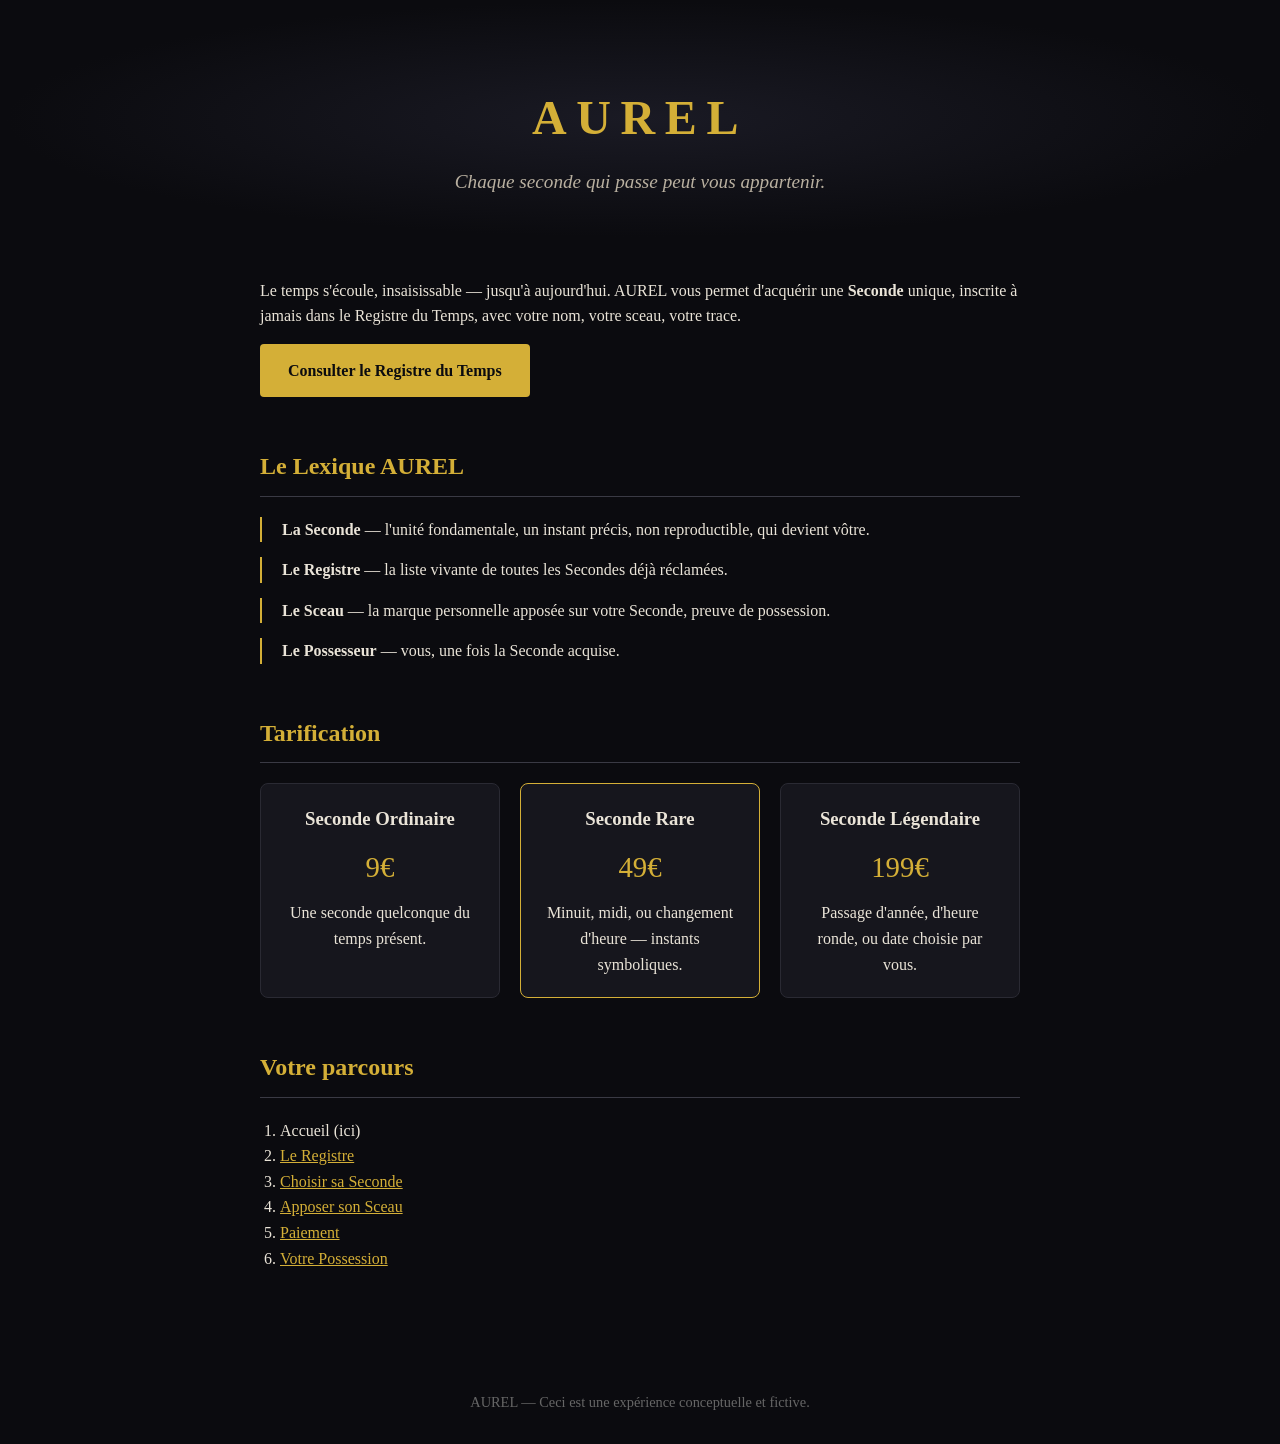
<file: index.html>
<!DOCTYPE html>
<html lang="fr">
<head>
<meta charset="UTF-8">
<meta name="viewport" content="width=device-width, initial-scale=1.0">
<title>AUREL — Chaque seconde a un propriétaire</title>
<link rel="stylesheet" href="style.css">
</head>
<body>
<header class="hero">
  <h1>AUREL</h1>
  <p class="tagline">Chaque seconde qui passe peut vous appartenir.</p>
</header>

<main>
  <section class="intro">
    <p>Le temps s'écoule, insaisissable — jusqu'à aujourd'hui. AUREL vous permet d'acquérir une <strong>Seconde</strong> unique, inscrite à jamais dans le Registre du Temps, avec votre nom, votre sceau, votre trace.</p>
    <a href="registre.html" class="cta">Consulter le Registre du Temps</a>
  </section>

  <section class="lexique">
    <h2>Le Lexique AUREL</h2>
    <ul>
      <li><strong>La Seconde</strong> — l'unité fondamentale, un instant précis, non reproductible, qui devient vôtre.</li>
      <li><strong>Le Registre</strong> — la liste vivante de toutes les Secondes déjà réclamées.</li>
      <li><strong>Le Sceau</strong> — la marque personnelle apposée sur votre Seconde, preuve de possession.</li>
      <li><strong>Le Possesseur</strong> — vous, une fois la Seconde acquise.</li>
    </ul>
  </section>

  <section class="pricing">
    <h2>Tarification</h2>
    <div class="cards">
      <div class="card"><h3>Seconde Ordinaire</h3><p class="price">9€</p><p>Une seconde quelconque du temps présent.</p></div>
      <div class="card featured"><h3>Seconde Rare</h3><p class="price">49€</p><p>Minuit, midi, ou changement d'heure — instants symboliques.</p></div>
      <div class="card"><h3>Seconde Légendaire</h3><p class="price">199€</p><p>Passage d'année, d'heure ronde, ou date choisie par vous.</p></div>
    </div>
  </section>

  <section class="parcours">
    <h2>Votre parcours</h2>
    <ol>
      <li>Accueil (ici)</li>
      <li><a href="registre.html">Le Registre</a></li>
      <li><a href="choix.html">Choisir sa Seconde</a></li>
      <li><a href="sceau.html">Apposer son Sceau</a></li>
      <li><a href="paiement.html">Paiement</a></li>
      <li><a href="possession.html">Votre Possession</a></li>
    </ol>
  </section>
</main>

<footer><p>AUREL — Ceci est une expérience conceptuelle et fictive.</p></footer>
</body>
</html>
</file>
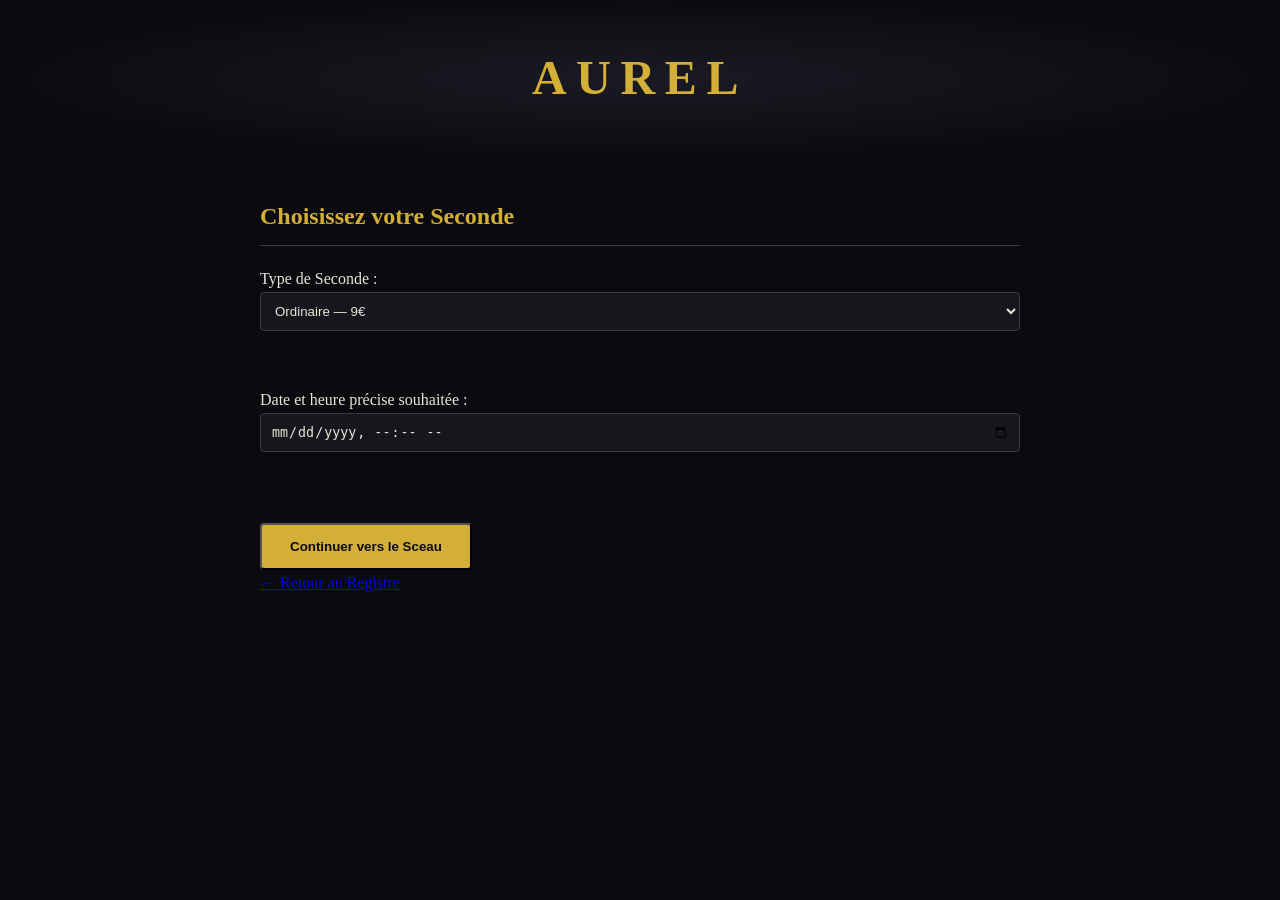
<file: choix.html>
<!DOCTYPE html>
<html lang="fr"><head><meta charset="UTF-8"><meta name="viewport" content="width=device-width, initial-scale=1.0"><title>Choisir sa Seconde — AUREL</title><link rel="stylesheet" href="style.css"></head>
<body>
<header class="hero small"><h1>AUREL</h1></header>
<main>
<h2>Choisissez votre Seconde</h2>
<form action="sceau.html" method="get">
  <label>Type de Seconde :
    <select name="type">
      <option value="ordinaire">Ordinaire — 9€</option>
      <option value="rare">Rare — 49€</option>
      <option value="legendaire">Légendaire — 199€</option>
    </select>
  </label><br><br>
  <label>Date et heure précise souhaitée :
    <input type="datetime-local" name="instant" required>
  </label><br><br>
  <button type="submit" class="cta">Continuer vers le Sceau</button>
</form>
<p><a href="registre.html">← Retour au Registre</a></p>
</main>
</body></html>
</file>
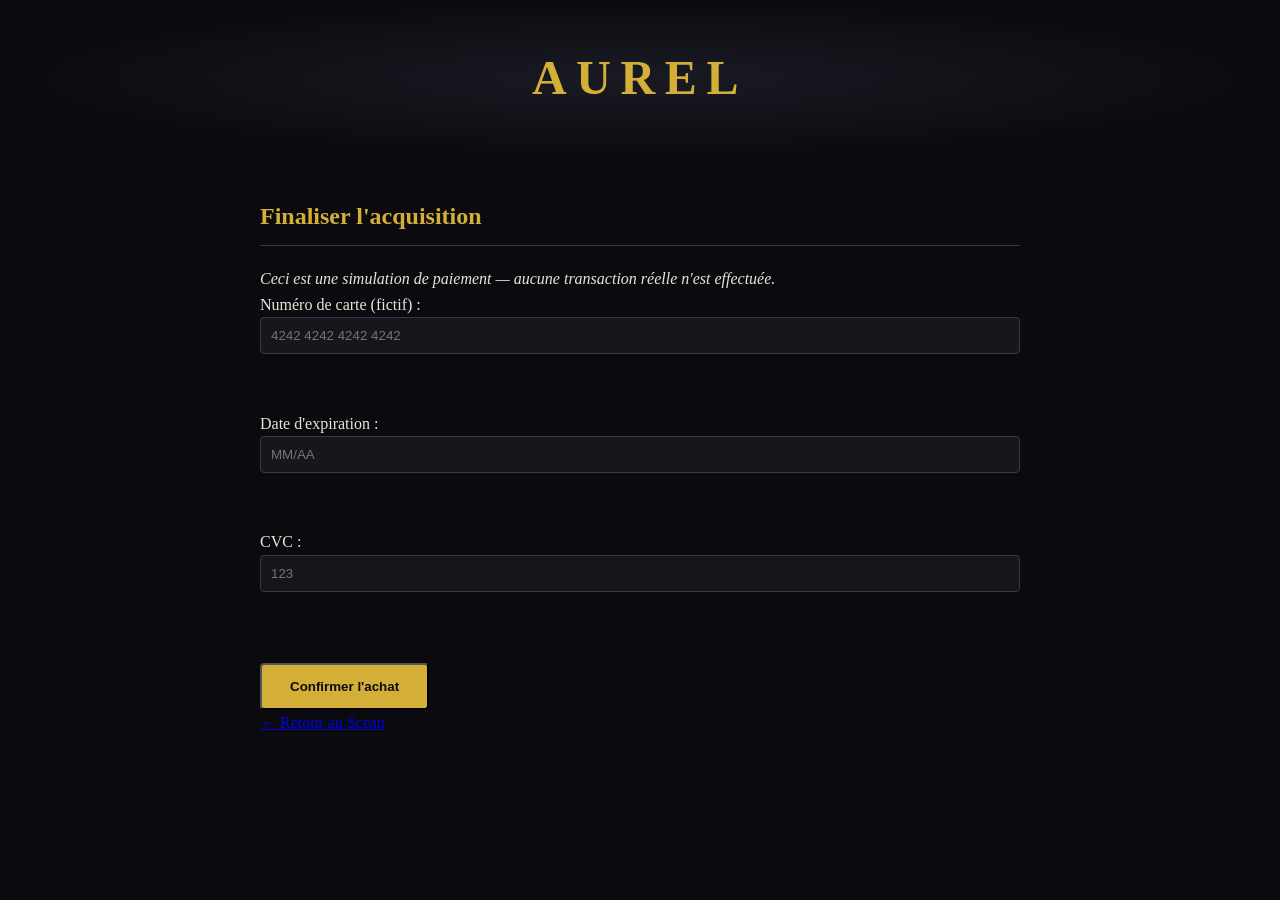
<file: paiement.html>
<!DOCTYPE html>
<html lang="fr"><head><meta charset="UTF-8"><meta name="viewport" content="width=device-width, initial-scale=1.0"><title>Paiement — AUREL</title><link rel="stylesheet" href="style.css"></head>
<body>
<header class="hero small"><h1>AUREL</h1></header>
<main>
<h2>Finaliser l'acquisition</h2>
<p><em>Ceci est une simulation de paiement — aucune transaction réelle n'est effectuée.</em></p>
<form action="possession.html" method="get">
  <label>Numéro de carte (fictif) : <input type="text" placeholder="4242 4242 4242 4242"></label><br><br>
  <label>Date d'expiration : <input type="text" placeholder="MM/AA"></label><br><br>
  <label>CVC : <input type="text" placeholder="123"></label><br><br>
  <button type="submit" class="cta">Confirmer l'achat</button>
</form>
<p><a href="sceau.html">← Retour au Sceau</a></p>
</main>
</body></html>
</file>
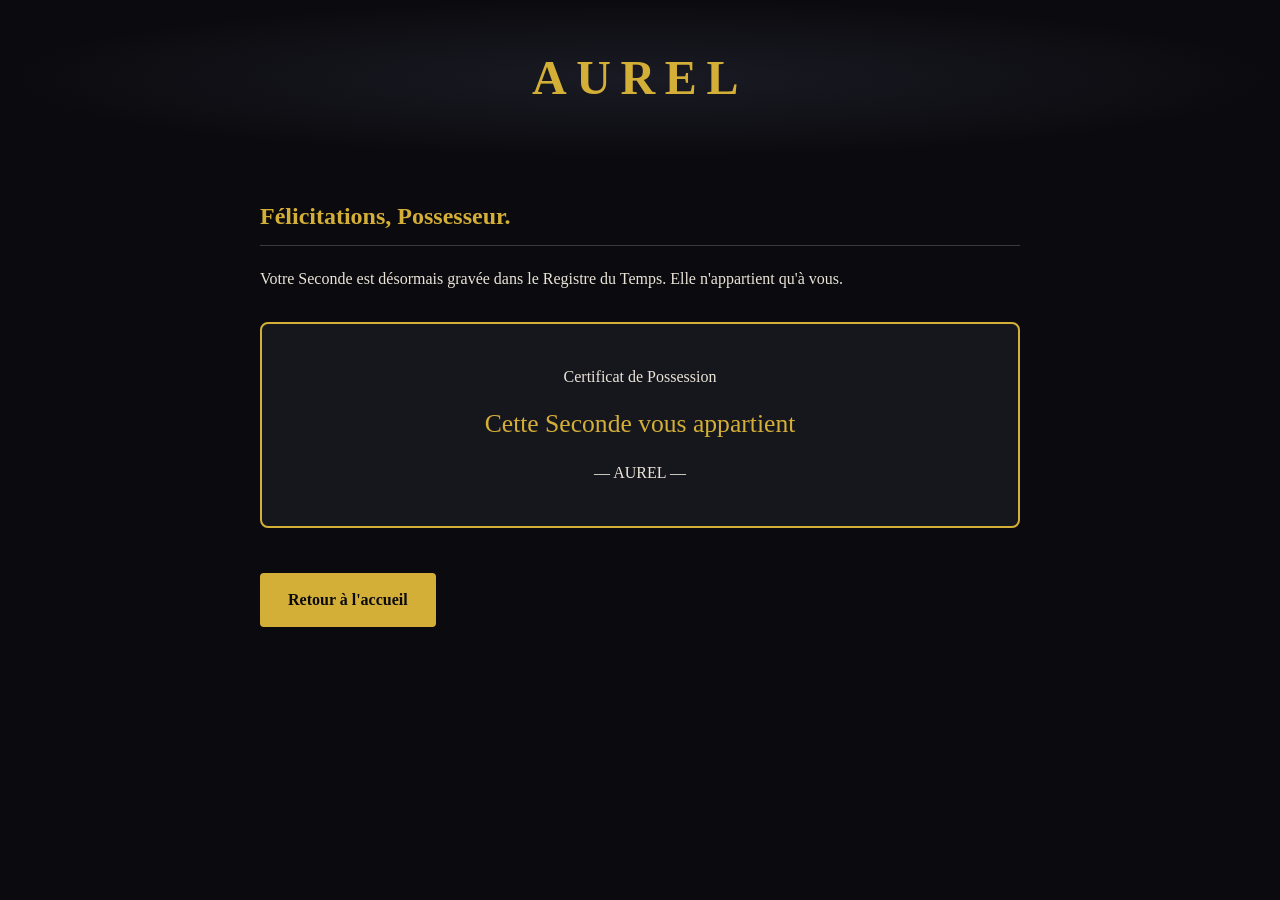
<file: possession.html>
<!DOCTYPE html>
<html lang="fr"><head><meta charset="UTF-8"><meta name="viewport" content="width=device-width, initial-scale=1.0"><title>Votre Possession — AUREL</title><link rel="stylesheet" href="style.css"></head>
<body>
<header class="hero small"><h1>AUREL</h1></header>
<main class="possession">
<h2>Félicitations, Possesseur.</h2>
<p>Votre Seconde est désormais gravée dans le Registre du Temps. Elle n'appartient qu'à vous.</p>
<div class="certificat">
  <p>Certificat de Possession</p>
  <p class="grand">Cette Seconde vous appartient</p>
  <p>— AUREL —</p>
</div>
<a href="index.html" class="cta">Retour à l'accueil</a>
</main>
</body></html>
</file>
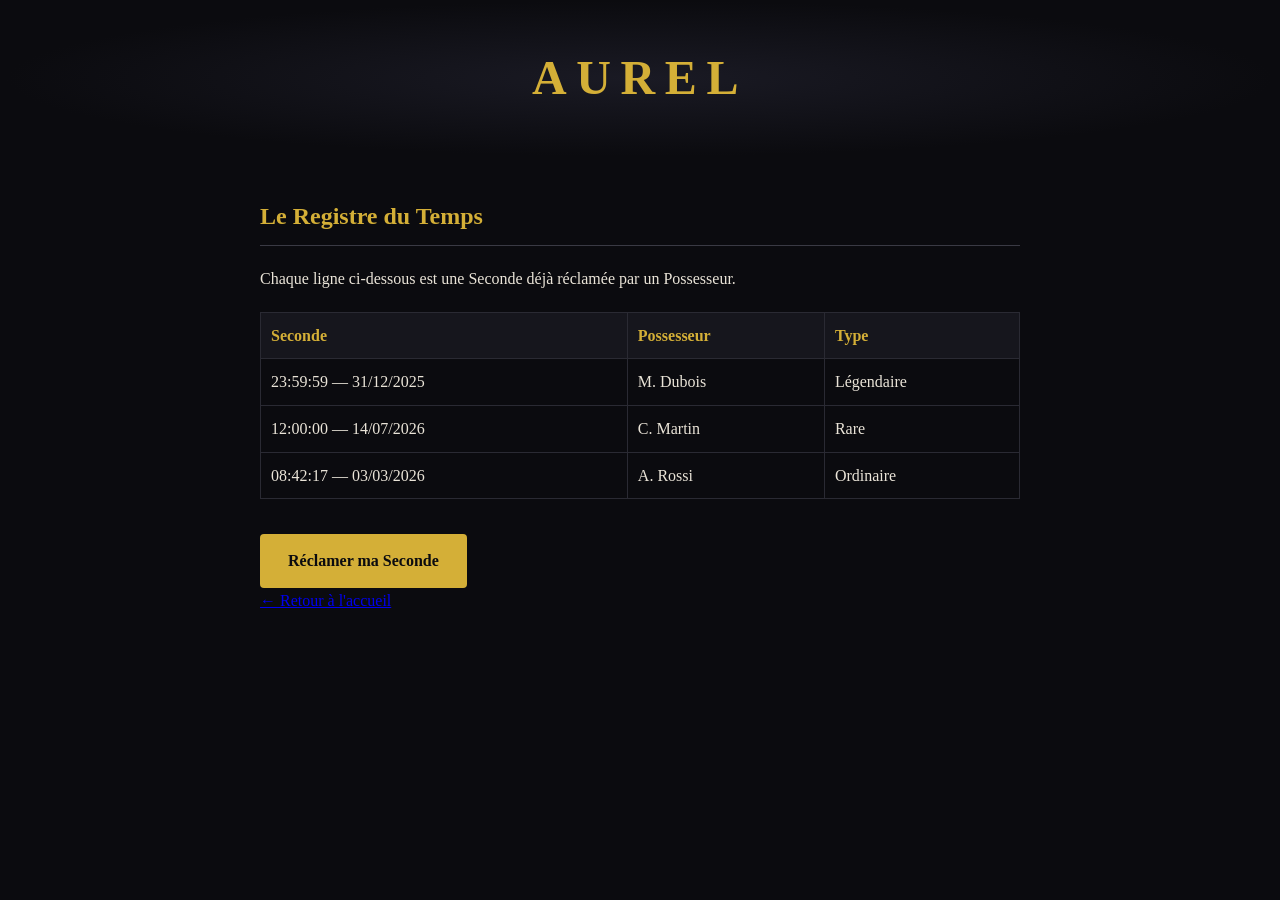
<file: registre.html>
<!DOCTYPE html>
<html lang="fr"><head><meta charset="UTF-8"><meta name="viewport" content="width=device-width, initial-scale=1.0"><title>Le Registre du Temps — AUREL</title><link rel="stylesheet" href="style.css"></head>
<body>
<header class="hero small"><h1>AUREL</h1></header>
<main>
<h2>Le Registre du Temps</h2>
<p>Chaque ligne ci-dessous est une Seconde déjà réclamée par un Possesseur.</p>
<table class="registre">
<tr><th>Seconde</th><th>Possesseur</th><th>Type</th></tr>
<tr><td>23:59:59 — 31/12/2025</td><td>M. Dubois</td><td>Légendaire</td></tr>
<tr><td>12:00:00 — 14/07/2026</td><td>C. Martin</td><td>Rare</td></tr>
<tr><td>08:42:17 — 03/03/2026</td><td>A. Rossi</td><td>Ordinaire</td></tr>
</table>
<a href="choix.html" class="cta">Réclamer ma Seconde</a>
<p><a href="index.html">← Retour à l'accueil</a></p>
</main>
</body></html>
</file>
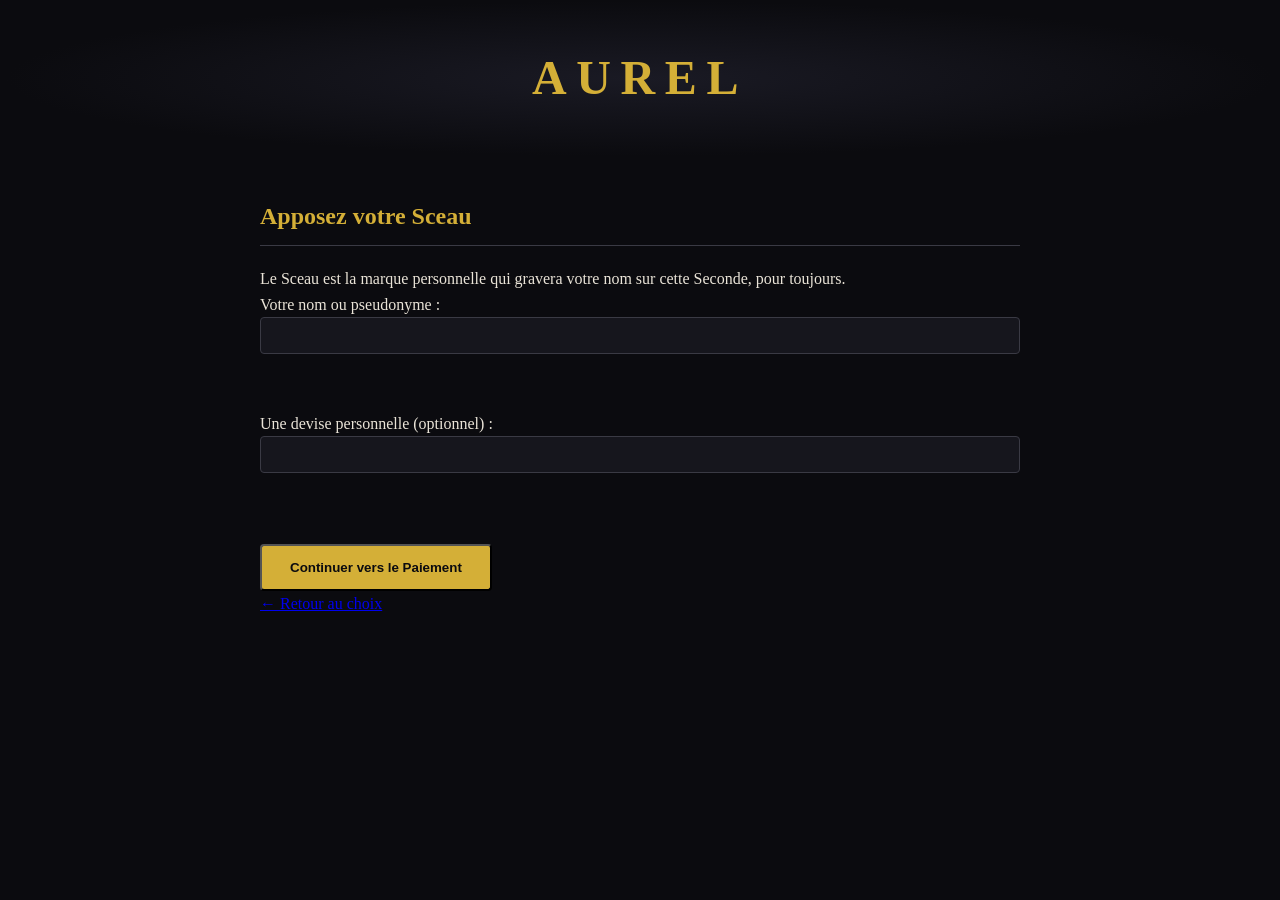
<file: sceau.html>
<!DOCTYPE html>
<html lang="fr"><head><meta charset="UTF-8"><meta name="viewport" content="width=device-width, initial-scale=1.0"><title>Apposer son Sceau — AUREL</title><link rel="stylesheet" href="style.css"></head>
<body>
<header class="hero small"><h1>AUREL</h1></header>
<main>
<h2>Apposez votre Sceau</h2>
<p>Le Sceau est la marque personnelle qui gravera votre nom sur cette Seconde, pour toujours.</p>
<form action="paiement.html" method="get">
  <label>Votre nom ou pseudonyme : <input type="text" name="nom" required></label><br><br>
  <label>Une devise personnelle (optionnel) : <input type="text" name="devise"></label><br><br>
  <button type="submit" class="cta">Continuer vers le Paiement</button>
</form>
<p><a href="choix.html">← Retour au choix</a></p>
</main>
</body></html>
</file>
<file: style.css>
* { box-sizing: border-box; margin: 0; padding: 0; }
body { font-family: 'Georgia', serif; background: #0b0b0f; color: #eae4d8; line-height: 1.6; }
.hero { text-align: center; padding: 80px 20px 40px; background: radial-gradient(ellipse at center, #1a1a24 0%, #0b0b0f 70%); }
.hero.small { padding: 40px 20px; }
.hero h1 { font-size: 3em; letter-spacing: 0.2em; color: #d4af37; }
.tagline { font-size: 1.2em; color: #b9b0a0; margin-top: 10px; font-style: italic; }
main { max-width: 800px; margin: 0 auto; padding: 40px 20px; }
section { margin-bottom: 50px; }
h2 { color: #d4af37; margin-bottom: 20px; border-bottom: 1px solid #3a3a44; padding-bottom: 10px; }
.cta { display: inline-block; background: #d4af37; color: #0b0b0f; padding: 14px 28px; text-decoration: none; border-radius: 4px; font-weight: bold; margin-top: 15px; }
.cta:hover { background: #f0c94f; }
.lexique ul { list-style: none; }
.lexique li { margin-bottom: 15px; padding-left: 20px; border-left: 2px solid #d4af37; }
.cards { display: flex; gap: 20px; flex-wrap: wrap; }
.card { flex: 1; min-width: 200px; background: #16161d; padding: 20px; border-radius: 8px; border: 1px solid #2a2a33; text-align: center; }
.card.featured { border-color: #d4af37; }
.price { font-size: 1.8em; color: #d4af37; margin: 10px 0; }
.parcours ol { padding-left: 20px; }
.parcours a { color: #d4af37; }
table.registre { width: 100%; border-collapse: collapse; margin: 20px 0; }
table.registre th, table.registre td { border: 1px solid #2a2a33; padding: 10px; text-align: left; }
table.registre th { background: #16161d; color: #d4af37; }
form label { display: block; margin-bottom: 5px; }
form input, form select { width: 100%; padding: 10px; background: #16161d; border: 1px solid #3a3a44; color: #eae4d8; border-radius: 4px; }
.certificat { background: #16161d; border: 2px solid #d4af37; padding: 40px; text-align: center; margin: 30px 0; border-radius: 8px; }
.certificat .grand { font-size: 1.6em; color: #d4af37; margin: 15px 0; }
footer { text-align: center; padding: 30px; color: #666; font-size: 0.9em; }
</file>
